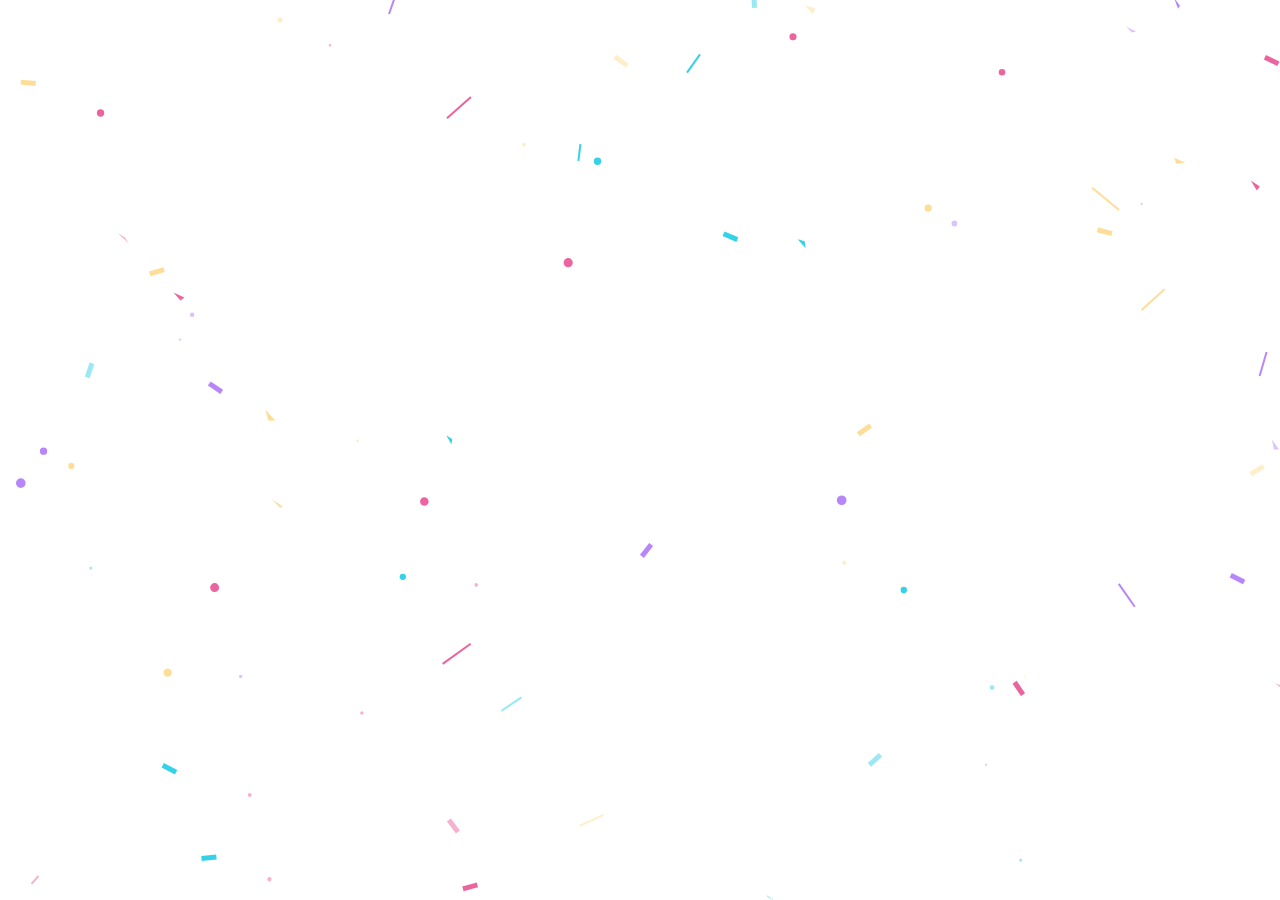
<file: index.html>
<!DOCTYPE html>
<html>

<head>
  <meta charset="utf-8" />
  <meta name="viewport" content="width=device-width" />
  <title>Happy Birthday!</title>
  <link rel="stylesheet" href="styles/flexbox-center-container.css" media="all">
  <link rel="stylesheet" href="styles/system-fonts.css" media="all">
  <link rel="stylesheet" href="styles/style.css" media="all">
</head>

<body>

  <canvas id=c></canvas>
  <canvas id="confetti"></canvas>
  <div class="container" id="count">
    <h1 id="head">ĐẾM NGƯỢC TỚI NGÀY SINH NHẬT</h1>
    <ul>
      <li><span id="day"></span>ngày</li>
      <li><span id="hour"></span>giờ</li>
      <li><span id="minute"></span>phút</li>
      <li><span id="second"></span>giây</li>
    </ul>
  </div>

  <div id="merrywrap" class="merrywrap">
    <canvas id="snowfall"></canvas>

    <div class="giftbox">

      <div class="cover">

        <div></div>

      </div>

      <div class="box"></div>
      
    </div>

<div class="basr-social-share social">
  <ul class="">
  <li>
    <a class="facebook" target="_blank" href="birthday-master/index.html">
    <i class="fa fa-facebook">Click Here</i>
      <span></span>
    </a>
  </li>
        
  </ul>
</div>
</div>


</body>



<script src="scripts/confetti.min.js" charset="utf-8"></script>
<script src="scripts/index.js" charset="utf-8"></script>

</html>
</file>
<file: styles/flexbox-center-container.css>
html, body {
  height: 100%;
  margin: 0;
}

body {
  -webkit-box-align: center;
  -ms-flex-align: center;
  align-items: center;
  display: -webkit-box;
  display: -ms-flexbox;
  display: flex;
}

.container {
  margin: 0 auto;
}
</file>
<file: styles/system-fonts.css>
body {
  font-family: -apple-system, 
    BlinkMacSystemFont, 
    "Segoe UI", 
    Roboto, 
    Oxygen-Sans, 
    Ubuntu, 
    Cantarell, 
    "Helvetica Neue", 
    sans-serif;
}
</file>
<file: styles/style.css>
* {
  box-sizing: border-box;
  margin: 0;
  padding: 0;
}
canvas {
  position: absolute;
  top: 0;
  left: 0;
}
body {
  background: #ffffff;
  overflow: hidden;
}
.container {
  color: rgba(55, 59, 65, 0.8);
  font-family: Helvetica, sans-serif;
  font-weight: lighter;
  text-align: center;
}

h1 {
  font-weight: normal;
}
li {
  display: inline-block;
  font-size: 1.5em;
  list-style-type: none;
  padding: 1em;
  text-transform: uppercase;
}
li span {
  display: block;
  font-size: 4.5rem;
}
.merrywrap {
  position: absolute;
  right: 40px;
  left: 40px;
  bottom: 80px;
  top: 40px;
}
.giftbox {
  position: absolute;
  width: 300px;
  height: 200px;
  left: 50%;
  margin-left: -150px;
  bottom: 0;
  z-index: 10;
}
.giftbox > div {
  background: #F64747;
  position: absolute;
  box-shadow: 5px 10px 18px rgba(0, 0, 0, 0.4);
}
.giftbox > div:after, .giftbox > div:before {
  position: absolute;
  content: "";
  top: 0;
}
.giftbox:after {
  position: absolute;
  color: #fff;
  width: 100%;
  content: "Click Me!";
  left: 0;
  bottom: 0;
  font-size: 24px;
  text-align: center;
  transform: rotate(-20deg);
  transform-origin: 0 0;
}
.giftbox .cover {
  width: 100%;
  top: 0;
  left: 0;
  height: 25%;
  z-index: 2;
}
.giftbox .cover:before {
  position: absolute;
  height: 100%;
  left: 50%;
  width: 50px;
  transform: translateX(-50%);
  background: #2C3E50;
}
.giftbox .cover > div {
  position: absolute;
  width: 50px;
  height: 50px;
  left: 50%;
  top: -50px;
  transform: translateX(-50%);
}
.giftbox .cover > div:before, .giftbox .cover > div:after {
  position: absolute;
  left: 0;
  top: 0;
  width: 100%;
  height: 100%;
  content: "";
  box-shadow: inset 0 0 0 15px #2C3E50;
  border-radius: 30px;
  transform-origin: 50% 100%;
}
.giftbox .cover > div:before {
  transform: translateX(-45%) skewY(40deg);
}
.giftbox .cover > div:after {
  transform: translateX(45%) skewY(-40deg);
}
.giftbox .box {
  right: 5%;
  left: 5%;
  height: 80%;
  bottom: 0;
}
.giftbox .box:before {
  width: 50px;
  height: 100%;
  left: 50%;
  transform: translateX(-50%);
  background: #2C3E50;
}
.giftbox .box:after {
  width: 100%;
  height: 30px;
  background: rgba(0, 0, 0, 0);
}
.step-1 .giftbox {
  animation: wobble 0.5s linear infinite forwards;
}
.step-1 .cover {
  animation: wobble 0.5s linear infinite 5s forwards;
}
.step-1 .icons .row span {
  opacity: 1;
}
.step-2 .giftbox:after {
  opacity: 0;
}
.step-3 .giftbox, .step-4 .giftbox {
  opacity: 0;
  z-index: 1;
}
.step-3 .giftbox:after, .step-4 .giftbox:after {
  opacity: 0;
}
.step-2 .giftbox .cover {
  animation: flyUp 2s ease-in forwards;
}
.step-2 .giftbox .box {
  animation: flyDown 2s ease-in 0.05s forwards;
}
@keyframes wobble {
  25% {
      transform: rotate(4deg);
 }
  75% {
      transform: rotate(-2deg);
 }
}
@keyframes flyUp {
  75% {
      opacity: 1;
 }
  100% {
      transform: translateY(-1000px) rotate(20deg);
      opacity: 0;
 }
}
@keyframes flyDown {
  75% {
      opacity: 1;
 }
  100% {
      transform: translateY(100%);
      opacity: 0;
 }
}


*,
*:before,
*:after {
  -webkit-box-sizing: border-box;
  -moz-box-sizing: border-box;
  box-sizing: border-box;
}
.clearfix:after {
  visibility: hidden;
  display: block;
  font-size: 0;
  content: " ";
  clear: both;
  height: 0;
}
.clearfix {
  display: inline-block;
}

* html .clearfix {
  height: 1%;
}
.clearfix {
  display: block;
}


/*--------------------------------------------------------------
  10. Social
--------------------------------------------------------------*/
.basr-social-share {
  position:fixed;
  top:150px;
  left:320px;
  right:0;
  width: 25%;
  display: block;
  text-align:center;
  padding:0 auto;
  margin:5em auto;
}

.social ul {
  list-style: none;
  padding-left: 0;
  padding-right: 0;
}
.social ul li {
  border: 5px solid #ffe313;
  border-radius: 50%;
  float: left;
  position: relative;
  width: 60px;
  height: 60px;
  text-align: center;
  -webkit-transition: all 0.3s ease 0s;
  -moz-transition: all 0.3s ease 0s;
  -o-transition: all 0.3s ease 0s;
  transition: all 0.3s ease 0s;
}
@media only screen and (max-width: 480px) {
  .social ul li {
    border-width: 4px;
    width: 45px;
    height: 45px;
  }
}
.social ul li:not(:last-child) {
  margin-right: 10px;
}
.social ul li:before {
  content: '';
  border-radius: 50%;
  -webkit-shadow: inset 0 0px 3px rgba(149, 90, 42, 0.28), 0px 0px 0px 2px rgba(149, 90, 42, 0.28);
  -ms-box-shadow: inset 0 0px 3px rgba(149, 90, 42, 0.28), 0px 0px 0px 2px rgba(149, 90, 42, 0.28);
  box-shadow: inset 0 0px 3px rgba(149, 90, 42, 0.28), 0px 0px 0px 2px rgba(149, 90, 42, 0.28);
  display: block;
  position: absolute;
  top: 50%;
  left: 50%;
  -webkit-transform: translate(-50%, -50%);
  -ms-transform: translate(-50%, -50%);
  -o-transform: translate(-50%, -50%);
  transform: translate(-50%, -50%);
  width: 60px;
  height: 60px;
  opacity: 0.35;
  -webkit-transition: all 0.3s ease 0s;
  -moz-transition: all 0.3s ease 0s;
  -o-transition: all 0.3s ease 0s;
  transition: all 0.3s ease 0s;
}
@media only screen and (max-width: 480px) {
  .social ul li:before {
    width: 43px;
    height: 43px;
  }
}
.social ul li:hover {
  border-color: #f650c3;
  -webkit-transition: all 0.3s ease 0s;
  -moz-transition: all 0.3s ease 0s;
  -o-transition: all 0.3s ease 0s;
  transition: all 0.3s ease 0s;
}
.social ul li:hover:before {
  -webkit-shadow: inset 0 0px 3px rgba(163, 54, 41, 0.28), 0px 0px 0px 2px rgba(163, 54, 41, 0.28);
  -ms-box-shadow: inset 0 0px 3px rgba(163, 54, 41, 0.28), 0px 0px 0px 2px rgba(163, 54, 41, 0.28);
  box-shadow: inset 0 0px 3px rgba(163, 54, 41, 0.28), 0px 0px 0px 2px rgba(163, 54, 41, 0.28);
  -webkit-transition: all 0.3s ease 0s;
  -moz-transition: all 0.3s ease 0s;
  -o-transition: all 0.3s ease 0s;
  transition: all 0.3s ease 0s;
}
.social ul li:hover i {
  color: #b90be4;
  -webkit-stroke-width: 5.3px;
  -webkit-stroke-color: #a33629;
  -webkit-fill-color: #a33629;
  text-shadow: 1px 0px 20px #a33629;
  -webkit-transition: all 0.3s ease 0s;
  -moz-transition: all 0.3s ease 0s;
  -o-transition: all 0.3s ease 0s;
  transition: all 0.3s ease 0s;
}
.social ul li a {
  border-radius: 50%;
  display: block;
  position: absolute;
  top: -5px;
  left: -5px;
  width: 60px;
  height: 60px;
  line-height: 60px;
}
@media only screen and (max-width: 480px) {
  .social ul li a {
    background-size: cover;
    top: -5px;
    left: -5px;
    width: 45px;
    height: 45px;
    line-height: 45px;
  }
}
.social ul li a:before {
  content: '';
  background-image: url('https://img.picload.org/image/dcocwcga/border-social-hover.png');
  border-radius: 50%;
  display: block;
  position: absolute;
  top: 50%;
  left: 50%;
  width: 46px;
  height: 45px;
  -webkit-transform: translate(-50%, -50%);
  -ms-transform: translate(-50%, -50%);
  -o-transform: translate(-50%, -50%);
  transform: translate(-50%, -50%);
  z-index: -1;
  opacity: 0;
  -webkit-transition: all 0.3s ease 0s;
  -moz-transition: all 0.3s ease 0s;
  -o-transition: all 0.3s ease 0s;
  transition: all 0.3s ease 0s;
}
@media only screen and (max-width: 480px) {
  .social ul li a:before {
    background-size: cover;
    width: 30px;
    height: 30px;
  }
}
.social ul li a:after {
  content: '';
  background-image: url('https://img.picload.org/image/dcocwcgd/border-social.png');
  border-radius: 50%;
  display: block;
  position: absolute;
  top: 50%;
  left: 50%;
  width: 46px;
  height: 45px;
  -webkit-transform: translate(-50%, -50%);
  -ms-transform: translate(-50%, -50%);
  -o-transform: translate(-50%, -50%);
  transform: translate(-50%, -50%);
  z-index: -1;
  -webkit-transition: all 0.3s ease 0s;
  -moz-transition: all 0.3s ease 0s;
  -o-transition: all 0.3s ease 0s;
  transition: all 0.3s ease 0s;
}
@media only screen and (max-width: 480px) {
  .social ul li a:after {
    background-size: cover;
    width: 30px;
    height: 30px;
  }
}
.social ul li a:hover:before {
  opacity: 1;
  -webkit-transform: translate(-50%, -50%) rotate(360deg);
  -ms-transform: translate(-50%, -50%) rotate(360deg);
  transform: translate(-50%, -50%) rotate(360deg);
  -webkit-transition: all 0.3s ease;
  -moz-transition: all 0.3s ease;
  -o-transition: all 0.3s ease;
  transition: all 0.3s ease;
}
.social ul li a:hover:after {
  opacity: 0;
  -webkit-transform: translate(-50%, -50%) rotate(360deg);
  -ms-transform: translate(-50%, -50%) rotate(360deg);
  transform: translate(-50%, -50%) rotate(360deg);
  -webkit-transition: all 0.3s ease;
  -moz-transition: all 0.3s ease;
  -o-transition: all 0.3s ease;
  transition: all 0.3s ease;
}
.social ul li a i {
  color: #ffead3;
  font-size: 23px;
  font-weight: 900;
  position: absolute;
  top: 50%;
  left: 50%;
  -webkit-transform: translate(-50%, -50%);
  -ms-transform: translate(-50%, -50%);
  -o-transform: translate(-50%, -50%);
  transform: translate(-50%, -50%);
  -webkit-stroke-width: 5.3px;
  -webkit-stroke-color: #ffead3;
  -webkit-fill-color: #ffead3;
  text-shadow: 1px 0px 20px #ffead3;
  -webkit-transition: all 0.3s ease 0s;
  -moz-transition: all 0.3s ease 0s;
  -o-transition: all 0.3s ease 0s;
  transition: all 0.3s ease 0s;
}
@media only screen and (max-width: 480px) {
  .social ul li a i {
    font-size: 16px;
  }
}
.social ul li a i.fa-envelope {
  font-size: 14px;
  top: 48%;
}
.k2t-footer.dark-style .social li a,
.dark-style .social li a {
  color: #fff;
}
.k2t-footer.dark-style .social li a:hover,
.dark-style .social li a:hover {
  color: #fff;
}
.basr-social-share.social li:hover a {
  color: #898989;
}
.basr-social-share.social li a {
  border-width: 0;
  color: #cccccc;
}
.basr-social-share.social li a:hover {
  color: #898989;
}
.basr-social-share.social li a span {
  display: none;
}
</file>
